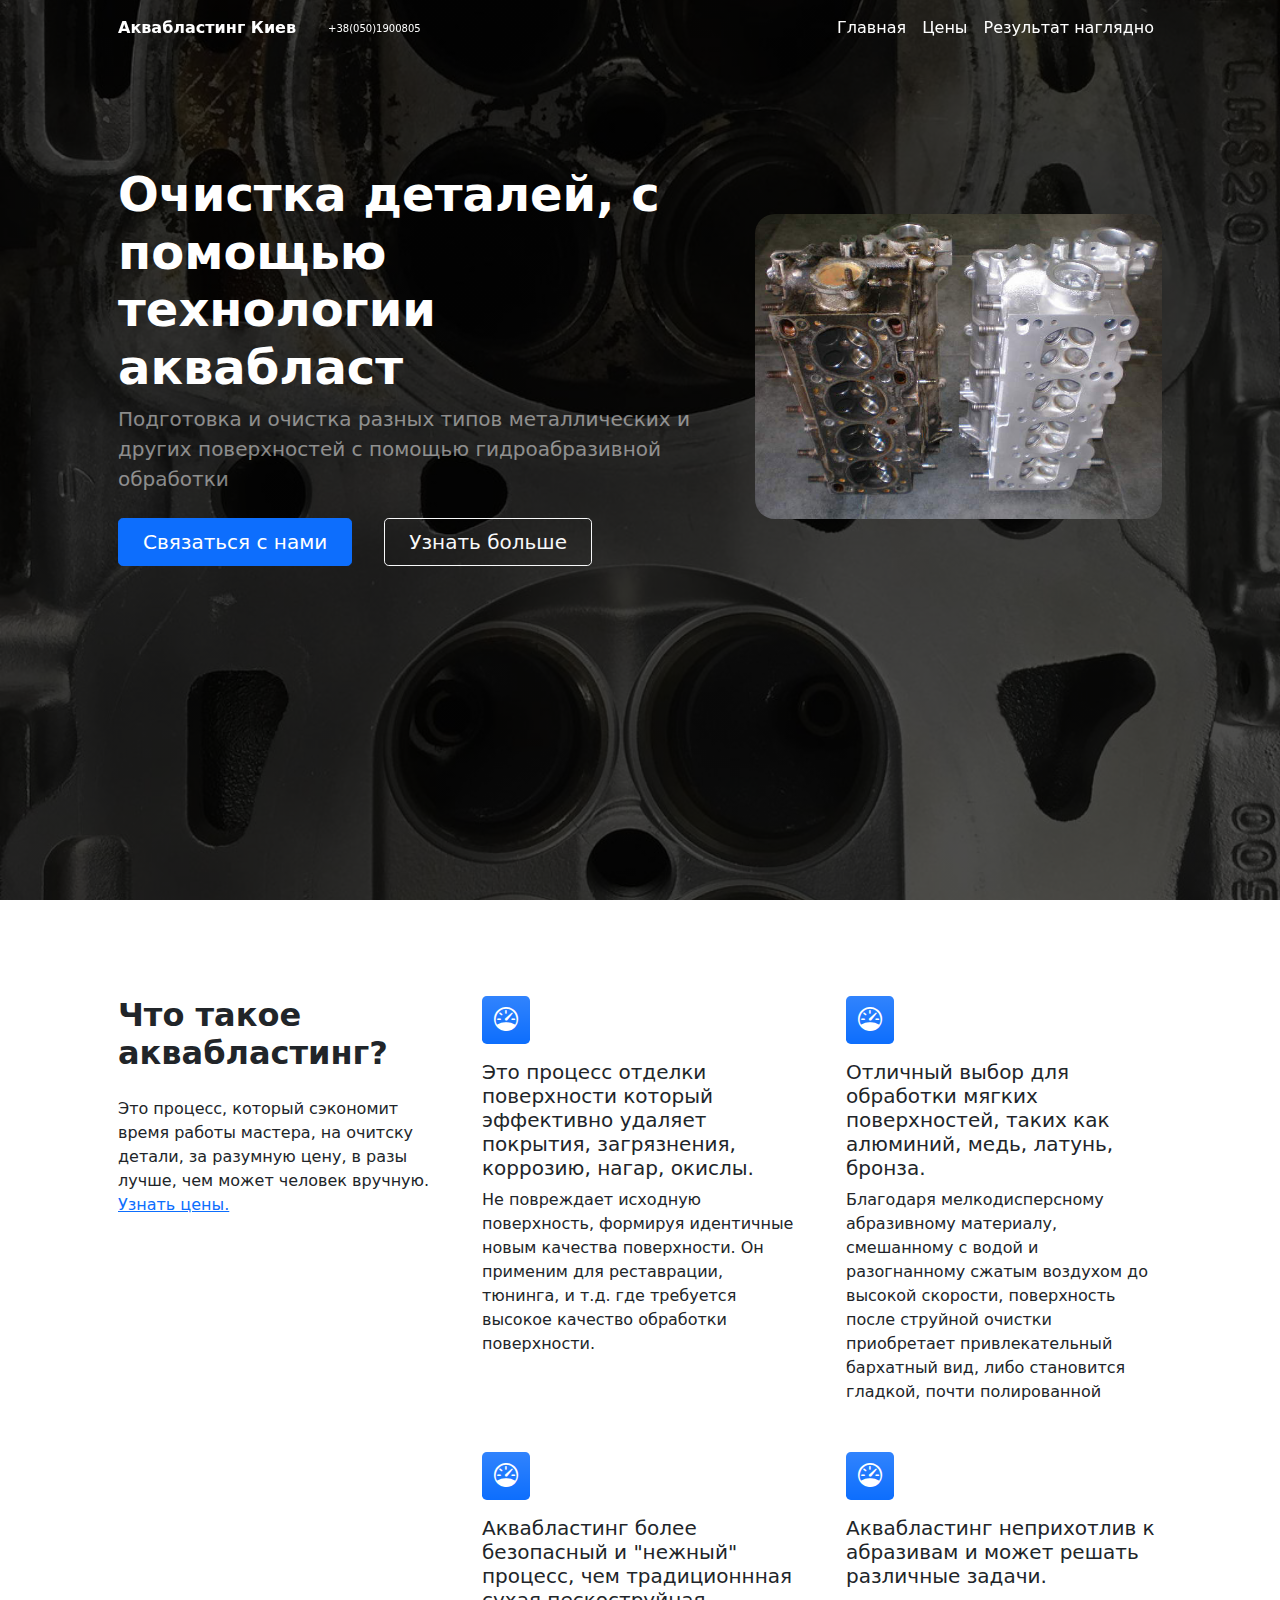
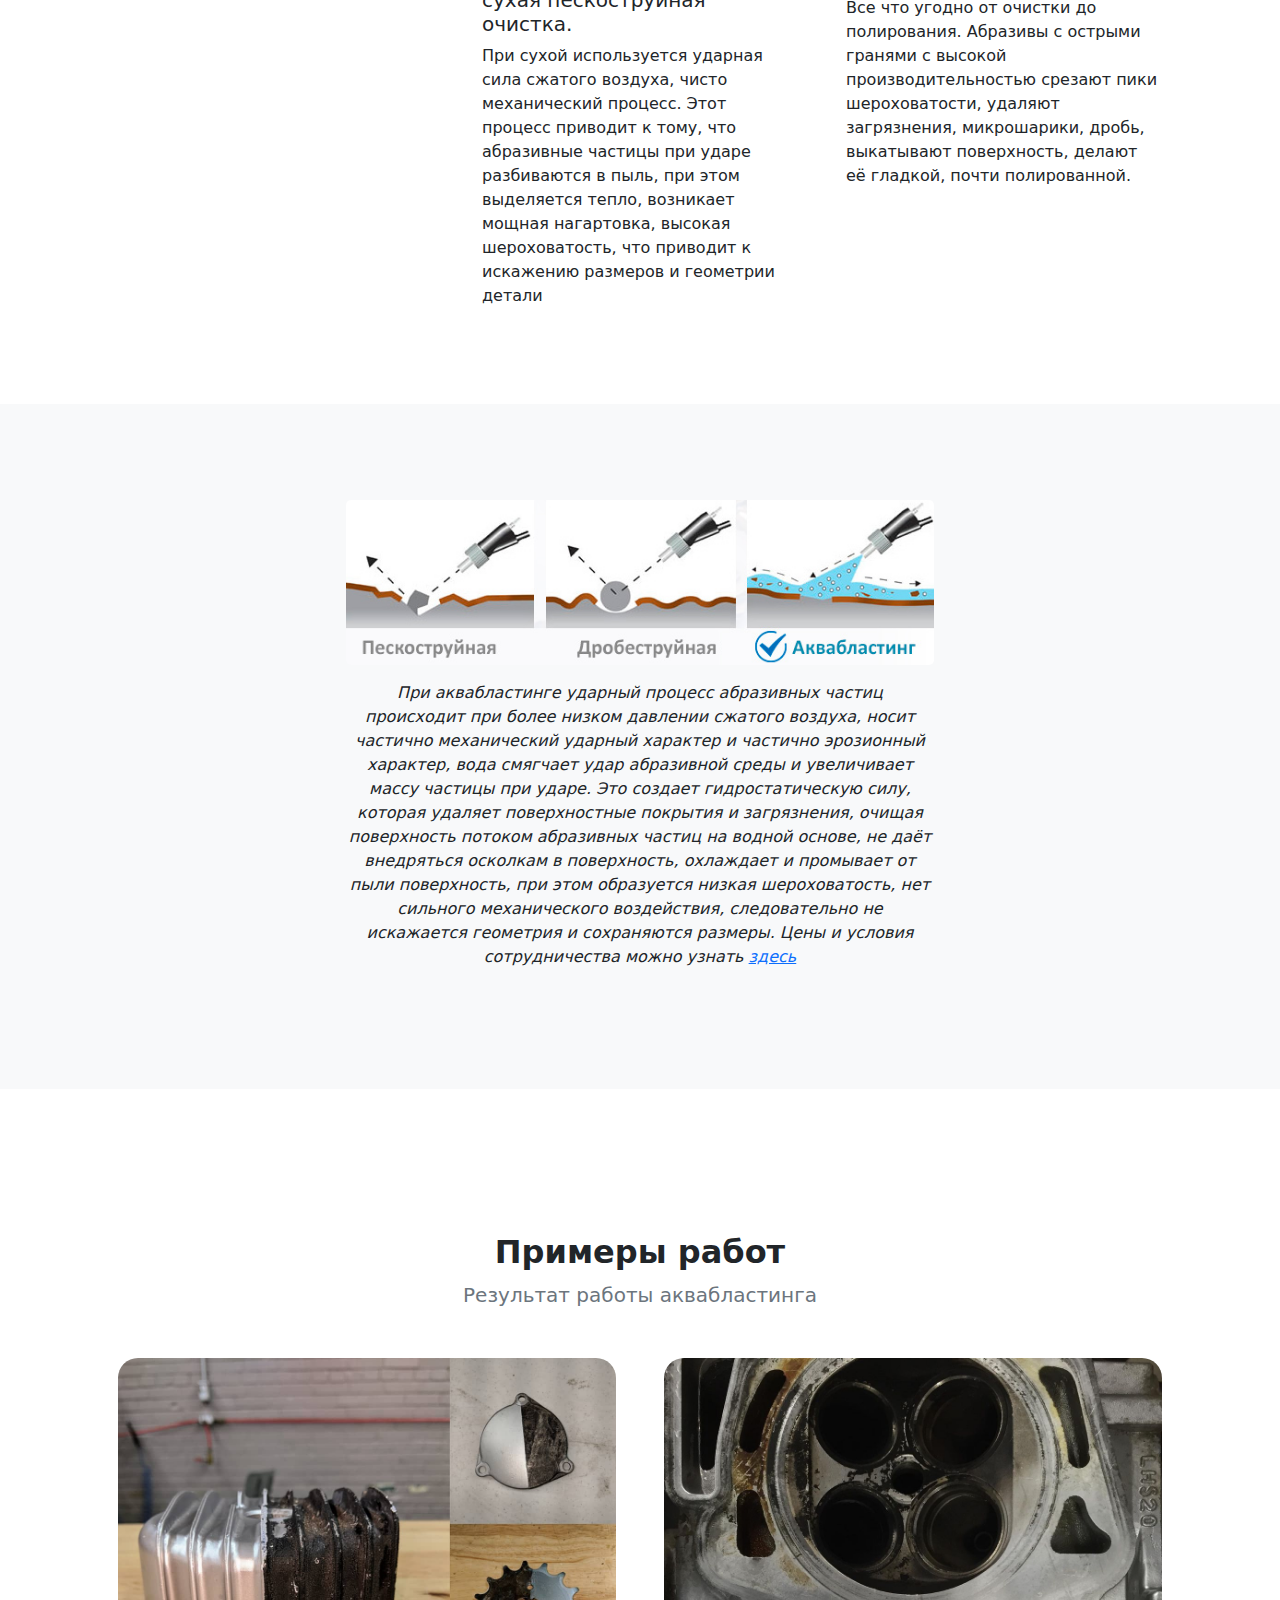
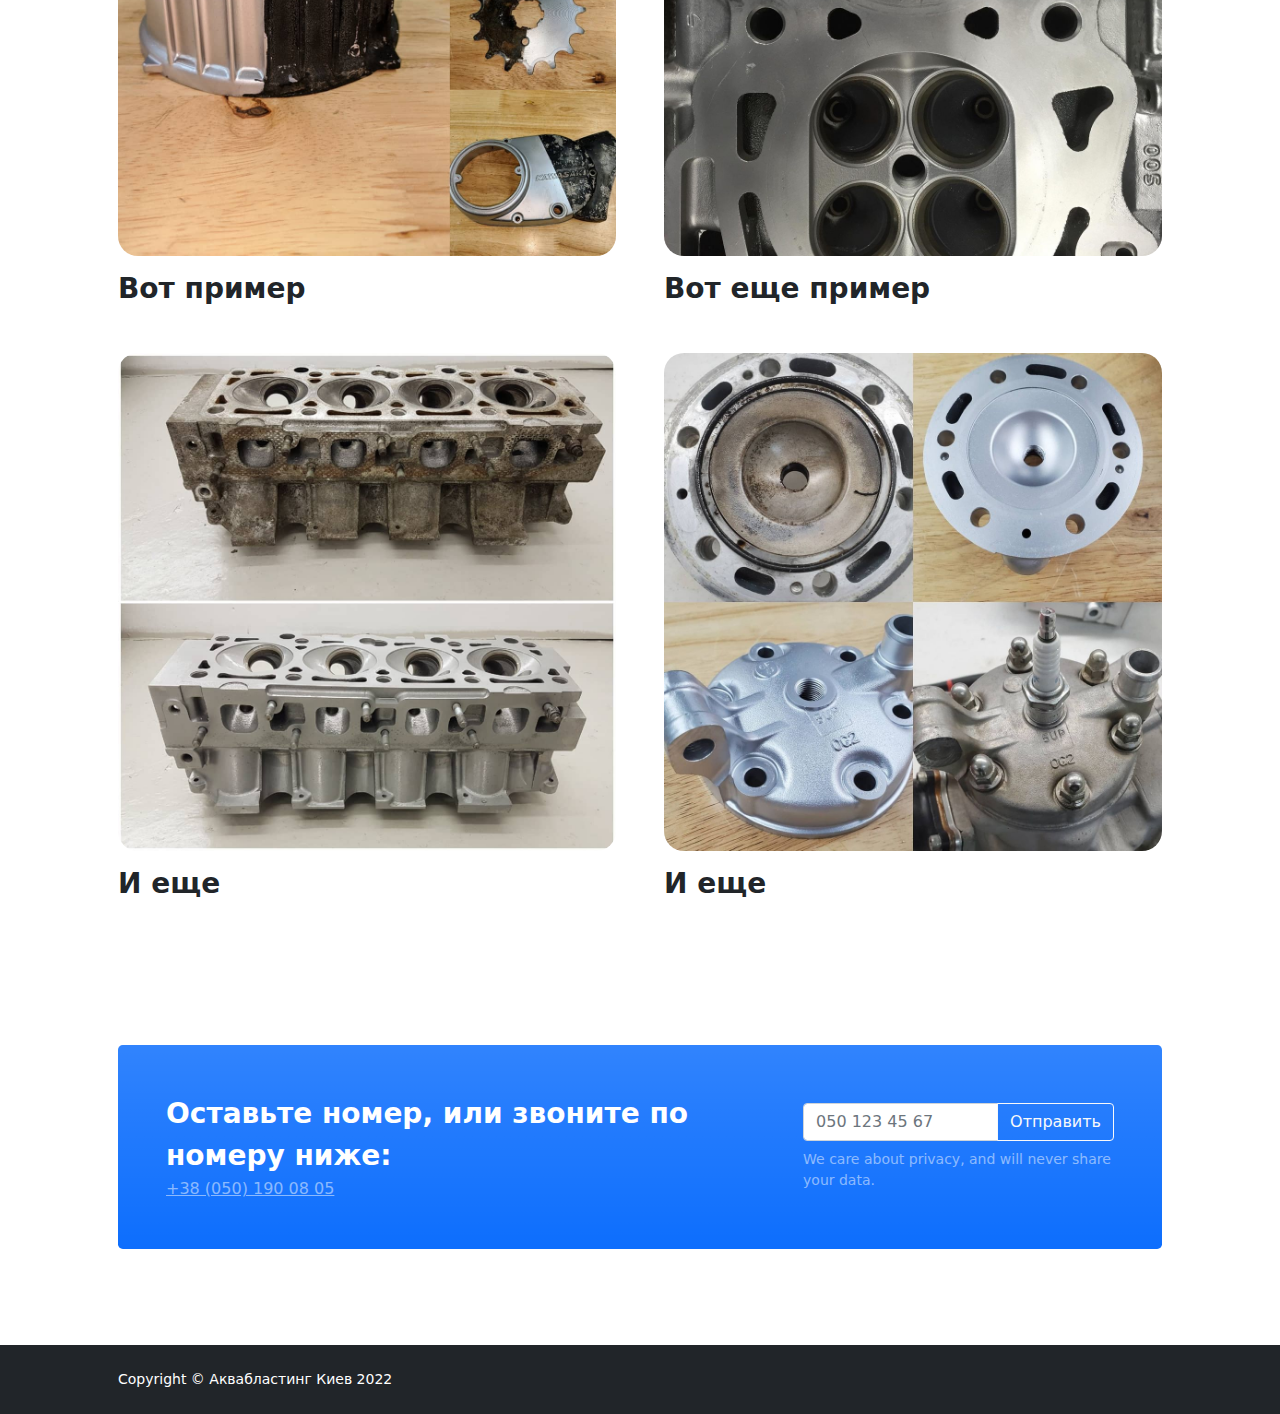
<file: index.html>
<!DOCTYPE html>
<html lang="en">
    <head>
        <meta charset="utf-8" />
        <meta name="viewport" content="width=device-width, initial-scale=1, shrink-to-fit=no" />
        <meta name="description" content="" />
        <meta name="author" content="" />
        <title>Аквабластинг Киев</title>
        <!-- Favicon-->
        <link rel="icon" type="image/x-icon" href="assets/pump.ico" />
        <!-- Bootstrap icons-->
        <link href="https://cdn.jsdelivr.net/npm/bootstrap-icons@1.5.0/font/bootstrap-icons.css" rel="stylesheet" />
        <!-- Core theme CSS (includes Bootstrap)-->
        <link href="css/styles.css" rel="stylesheet" />
    </head>
    <body class="d-flex flex-column h-100">
        <main class="flex-shrink-0">
            <!-- Navigation-->
            <nav class="navbar navbar-expand-lg navbar-dark fixed-top">
                <div class="container px-5">
                    <a style="font-size: 16px; font-weight: bold;"  class="navbar-brand" href="index.html">Аквабластинг Киев</a>
                    <div class="nav-item"><a href="tel:0501900805" style="font-size: 10px;" class="nav-link text-white" >+38(050)1900805</a></div>
                    <button class="navbar-toggler" type="button" data-bs-toggle="collapse" data-bs-target="#navbarSupportedContent" aria-controls="navbarSupportedContent" aria-expanded="false" aria-label="Toggle navigation"><span class="navbar-toggler-icon"></span></button>
                    <div class="collapse navbar-collapse" id="navbarSupportedContent">
                        <ul class="navbar-nav ms-auto mb-2 mb-lg-0">
                            <li class="nav-item"><a class="nav-link text-white" href="index.html">Главная</a></li>
                            
                            <li class="nav-item"><a class="nav-link text-white" href="pricing.html">Цены</a></li>
                                                      
                            <li class="nav-item"><a class="nav-link text-white" href="#examples">Результат наглядно</a></li>
                        </ul>
                    </div>
                </div>
            </nav>
            <!-- Header-->
            <header class="bg-dark py-5" style="background-image: linear-gradient(rgba(0, 0, 0, 0.7), rgba(0, 0, 0, 0.7)), url('img/detail2.jpg'); min-height: 500px;height: 100vh; width: auto; background-repeat: no-repeat; background-position: center center;
            background-size: cover;">
                <div class="container px-5" style="padding-top: 70px;">
                    <div class="row gx-5 align-items-center justify-content-center">
                        <div class="col-lg-8 col-xl-7 col-xxl-6">
                            <div class="my-5 text-center text-xl-start">
                                <h1 class="display-5 fw-bolder text-white mb-2">Очистка деталей, с помощью технологии аквабласт</h1>
                                <p class="lead fw-normal text-white-50 mb-4">Подготовка и очистка разных типов металлических и других поверхностей с помощью гидроабразивной обработки</p>
                                <div class="d-grid gap-3 d-sm-flex justify-content-sm-center justify-content-xl-start">
                                    <a class="btn btn-primary btn-lg px-4 me-sm-3" href="#contact-form">Связаться с нами</a>
                                    <a class="btn btn-outline-light btn-lg px-4" href="#features">Узнать больше</a>
                                </div>
                            </div>
                        </div>
                        <div class="col-xl-5 col-xxl-6 d-none d-xl-block text-center"><img class="img-fluid my-5 rounded-img" src="img/Wet-Abrasive-Blasting.jpg  " alt="..." /></div>
                    </div>
                </div>
            </header>
            <!-- Features section-->
            <section class="py-5" id="features">
                <div class="container px-5 my-5">
                    <div class="row gx-5">
                        <div class="col-lg-4 mb-5 mb-lg-0">
                            <h2 class="fw-bolder mb-0">Что такое аквабластинг?</h2>
                            <br>
                            <p class="mb-0">Это процесс, который сэкономит время работы мастера, на очитску детали, за разумную цену, в разы лучше, чем может человек вручную. <a href="pricing.html">Узнать цены.</a></p>
                        </div>
                        <div class="col-lg-8">
                            <div class="row gx-5 row-cols-1 row-cols-md-2">
                                <div class="col mb-5 h-100">
                                    <div class="feature bg-primary bg-gradient text-white rounded-3 mb-3"><i class="bi bi-speedometer"></i></div>
                                    <h2 class="h5">Это процесс отделки поверхности который эффективно удаляет покрытия, загрязнения, коррозию, нагар, окислы.</h2>
                                    <p class="mb-0">Не повреждает исходную поверхность, формируя идентичные новым качества поверхности. Он применим для реставрации, тюнинга, и т.д. где требуется высокое качество обработки поверхности.</p>
                                </div>
                                <div class="col mb-5 h-100">
                                    <div class="feature bg-primary bg-gradient text-white rounded-3 mb-3"><i class="bi bi-speedometer"></i></div>
                                    <h2 class="h5">Отличный выбор для обработки мягких поверхностей, таких как алюминий, медь, латунь, бронза.</h2>
                                    <p class="mb-0">Благодаря мелкодисперсному абразивному материалу, смешанному с водой и разогнанному сжатым воздухом до высокой скорости, поверхность после струйной очистки приобретает привлекательный бархатный вид, либо становится гладкой, почти полированной</p>
                                </div>
                                <div class="col mb-5 mb-md-0 h-100">
                                    <div class="feature bg-primary bg-gradient text-white rounded-3 mb-3"><i class="bi bi-speedometer"></i></div>
                                    <h2 class="h5">Аквабластинг более безопасный и "нежный" процесс, чем традиционнная сухая пескоструйная очистка.</h2>
                                    <p class="mb-0">При сухой используется ударная сила сжатого воздуха, чисто механический процесс. Этот процесс приводит к тому, что абразивные частицы при ударе разбиваются в пыль, при этом выделяется тепло, возникает мощная нагартовка, высокая шероховатость, что приводит к искажению размеров и геометрии детали</p>
                                </div>
                                <div class="col h-100">
                                    <div class="feature bg-primary bg-gradient text-white rounded-3 mb-3"><i class="bi bi-speedometer"></i></div>
                                    <h2 class="h5">Аквабластинг неприхотлив к абразивам и может решать различные задачи.</h2>
                                    <p class="mb-0">Все что угодно от очистки до полирования. Абразивы с острыми гранями с высокой производительностью срезают пики шероховатости, удаляют загрязнения, микрошарики, дробь, выкатывают поверхность, делают её гладкой, почти полированной.</p>
                                </div>
                            </div>
                        </div>
                    </div>
                </div>
            </section>
            <!-- Testimonial section-->
            <div class="py-5 bg-light">
                <div class="container px-5 my-5">
                    <div class="row gx-5 justify-content-center">
                        <div class="col-lg-10 col-xl-7">
                            <div class="text-center">
                                <img class="img-fluid rounded-3 mb-3" src="img/how-it-works.jpg" alt="Принцип работы аквабластинга">
                                <div class="fs-8 mb-4 fst-italic">При аквабластинге ударный процесс абразивных частиц происходит при более низком давлении сжатого воздуха, носит частично механический ударный характер и частично эрозионный характер, вода смягчает удар абразивной среды и увеличивает массу частицы при ударе. Это создает гидростатическую силу, которая удаляет поверхностные покрытия и загрязнения, очищая поверхность потоком абразивных частиц на водной основе, не даёт внедряться осколкам в поверхность, охлаждает и промывает от пыли поверхность, при этом образуется низкая шероховатость, нет сильного механического воздействия, следовательно не искажается геометрия и сохраняются размеры. Цены и условия сотрудничества можно узнать <a href="pricing.html">здесь</a></div>
                                <!-- <div class="d-flex align-items-center justify-content-center">
                                    <img class="rounded-circle me-3" src="https://dummyimage.com/40x40/ced4da/6c757d" alt="..." />
                                    <div class="fw-bold">
                                        Tom Ato
                                        <span class="fw-bold text-primary mx-1">/</span>
                                        CEO, Pomodoro
                                    </div>
                                </div> -->
                            </div>
                        </div>
                    </div>
                </div>
            </div>
            <!-- Blog preview section-->
            <section class="py-5">
                <div class="container px-5 my-5">
                    <!-- <div class="row gx-5 justify-content-center">
                        <div class="col-lg-8 col-xl-6">
                            <div class="text-center">
                                <h2 class="fw-bolder">From our blog</h2>
                                <p class="lead fw-normal text-muted mb-5">Lorem ipsum, dolor sit amet consectetur adipisicing elit. Eaque fugit ratione dicta mollitia. Officiis ad.</p>
                            </div>
                        </div>
                    </div>
                    <div class="row gx-5">
                        <div class="col-lg-4 mb-5">
                            <div class="card h-100 shadow border-0">
                                <img class="card-img-top" src="https://dummyimage.com/600x350/ced4da/6c757d" alt="..." />
                                <div class="card-body p-4">
                                    <div class="badge bg-primary bg-gradient rounded-pill mb-2">News</div>
                                    <a class="text-decoration-none link-dark stretched-link" href="#!"><h5 class="card-title mb-3">Blog post title</h5></a>
                                    <p class="card-text mb-0">Some quick example text to build on the card title and make up the bulk of the card's content.</p>
                                </div>
                                <div class="card-footer p-4 pt-0 bg-transparent border-top-0">
                                    <div class="d-flex align-items-end justify-content-between">
                                        <div class="d-flex align-items-center">
                                            <img class="rounded-circle me-3" src="https://dummyimage.com/40x40/ced4da/6c757d" alt="..." />
                                            <div class="small">
                                                <div class="fw-bold">Kelly Rowan</div>
                                                <div class="text-muted">March 12, 2021 &middot; 6 min read</div>
                                            </div>
                                        </div>
                                    </div>
                                </div>
                            </div>
                        </div>
                        <div class="col-lg-4 mb-5">
                            <div class="card h-100 shadow border-0">
                                <img class="card-img-top" src="https://dummyimage.com/600x350/adb5bd/495057" alt="..." />
                                <div class="card-body p-4">
                                    <div class="badge bg-primary bg-gradient rounded-pill mb-2">Media</div>
                                    <a class="text-decoration-none link-dark stretched-link" href="#!"><h5 class="card-title mb-3">Another blog post title</h5></a>
                                    <p class="card-text mb-0">This text is a bit longer to illustrate the adaptive height of each card. Some quick example text to build on the card title and make up the bulk of the card's content.</p>
                                </div>
                                <div class="card-footer p-4 pt-0 bg-transparent border-top-0">
                                    <div class="d-flex align-items-end justify-content-between">
                                        <div class="d-flex align-items-center">
                                            <img class="rounded-circle me-3" src="https://dummyimage.com/40x40/ced4da/6c757d" alt="..." />
                                            <div class="small">
                                                <div class="fw-bold">Josiah Barclay</div>
                                                <div class="text-muted">March 23, 2021 &middot; 4 min read</div>
                                            </div>
                                        </div>
                                    </div>
                                </div>
                            </div>
                        </div>
                        <div class="col-lg-4 mb-5">
                            <div class="card h-100 shadow border-0">
                                <img class="card-img-top" src="https://dummyimage.com/600x350/6c757d/343a40" alt="..." />
                                <div class="card-body p-4">
                                    <div class="badge bg-primary bg-gradient rounded-pill mb-2">News</div>
                                    <a class="text-decoration-none link-dark stretched-link" href="#!"><h5 class="card-title mb-3">The last blog post title is a little bit longer than the others</h5></a>
                                    <p class="card-text mb-0">Some more quick example text to build on the card title and make up the bulk of the card's content.</p>
                                </div>
                                <div class="card-footer p-4 pt-0 bg-transparent border-top-0">
                                    <div class="d-flex align-items-end justify-content-between">
                                        <div class="d-flex align-items-center">
                                            <img class="rounded-circle me-3" src="https://dummyimage.com/40x40/ced4da/6c757d" alt="..." />
                                            <div class="small">
                                                <div class="fw-bold">Evelyn Martinez</div>
                                                <div class="text-muted">April 2, 2021 &middot; 10 min read</div>
                                            </div>
                                        </div>
                                    </div>
                                </div>
                            </div>
                        </div>
                    </div> -->
                    <!-- Call to action-->
                    <section class="py-5" id="examples">
                        <!-- <div class="container px-5 my-5" id="examples"> -->
                            <div class="text-center mb-5">
                                <h2 class="fw-bolder">Примеры работ</h2>
                                <p class="lead fw-normal text-muted mb-0">Результат работы аквабластинга</p>
                            </div>
                            <div class="row gx-5">
                                <div class="col-lg-6">
                                    <div class="position-relative mb-5">
                                        <img class="img-fluid rounded-img mb-3" src="img/detail1.jpg" alt="..." />
                                        <a class="h3 fw-bolder text-decoration-none link-dark stretched-link" href="#!">Вот пример</a>
                                    </div>
                                </div>
                                <div class="col-lg-6">
                                    <div class="position-relative mb-5">
                                        <img class="img-fluid rounded-img mb-3" src="img/detail2.jpg" alt="..." />
                                        <a class="h3 fw-bolder text-decoration-none link-dark stretched-link" href="#!">Вот еще пример</a>
                                    </div>
                                </div>
                                <div class="col-lg-6">
                                    <div class="position-relative mb-5">
                                        <img class="img-fluid rounded-img mb-3" src="img/detail3.jpg" alt="..." />
                                        <a class="h3 fw-bolder text-decoration-none link-dark stretched-link" href="#!">И еще</a>
                                    </div>
                                </div>
                                <div class="col-lg-6">
                                    <div class="position-relative mb-5">
                                        <img class="img-fluid rounded-img mb-3" src="img/detail4.jpg" alt="..." />
                                        <a class="h3 fw-bolder text-decoration-none link-dark stretched-link" href="#!">И еще</a>
                                    </div>
                                </div>
                            <!-- </div> -->
                        </div>
                    </section>
                    <aside class="bg-primary bg-gradient rounded-3 p-4 p-sm-5 mt-5" id="contact-form">
                        <div class="d-flex align-items-center justify-content-between flex-column flex-xl-row text-center text-xl-start">
                            <div class="mb-4 mb-xl-0">
                                <div class="fs-3 fw-bold text-white">Оставьте номер, или звоните по номеру ниже:</div>
                                <a href="tel:0501900805" class="text-white-50">+38 (050) 190 08 05</a>
                            </div>
                            <div class="ms-xl-4">
                                <div class="input-group mb-2">
                                    <input class="form-control" type="text" id="phone-number" placeholder="050 123 45 67" aria-label="Номер телефона" aria-describedby="button-newsletter" />
                                    <button class="btn btn-outline-light" id="form-button" onclick="sendNumber()" type="button">Отправить</button>
                                </div>
                                <div class="small text-white-50">We care about privacy, and will never share your data.</div>
                            </div>
                        </div>
                    </aside>
                </div>
            </section>
        </main>
        <!-- Footer-->
        <footer class="bg-dark py-4 mt-auto">
            <div class="container px-5">
                <div class="row align-items-center justify-content-between flex-column flex-sm-row">
                    <div class="col-auto"><div class="small m-0 text-white">Copyright &copy; Аквабластинг Киев 2022</div></div>
                </div>
            </div>
        </footer>
        <!-- Bootstrap core JS-->
        <script src="https://cdn.jsdelivr.net/npm/bootstrap@5.1.3/dist/js/bootstrap.bundle.min.js"></script>
        <!-- Core theme JS-->
        <script src="js/scripts.js"></script>

        <script>
            var nav = document.querySelector('nav');

            window.addEventListener('scroll', function () {
            if (window.pageYOffset > 100) {
                nav.classList.add('bg-dark', 'shadow');
            } else {
                nav.classList.remove('bg-dark', 'shadow');
            }
            });
        </script>
    </body>
</html>
</file>
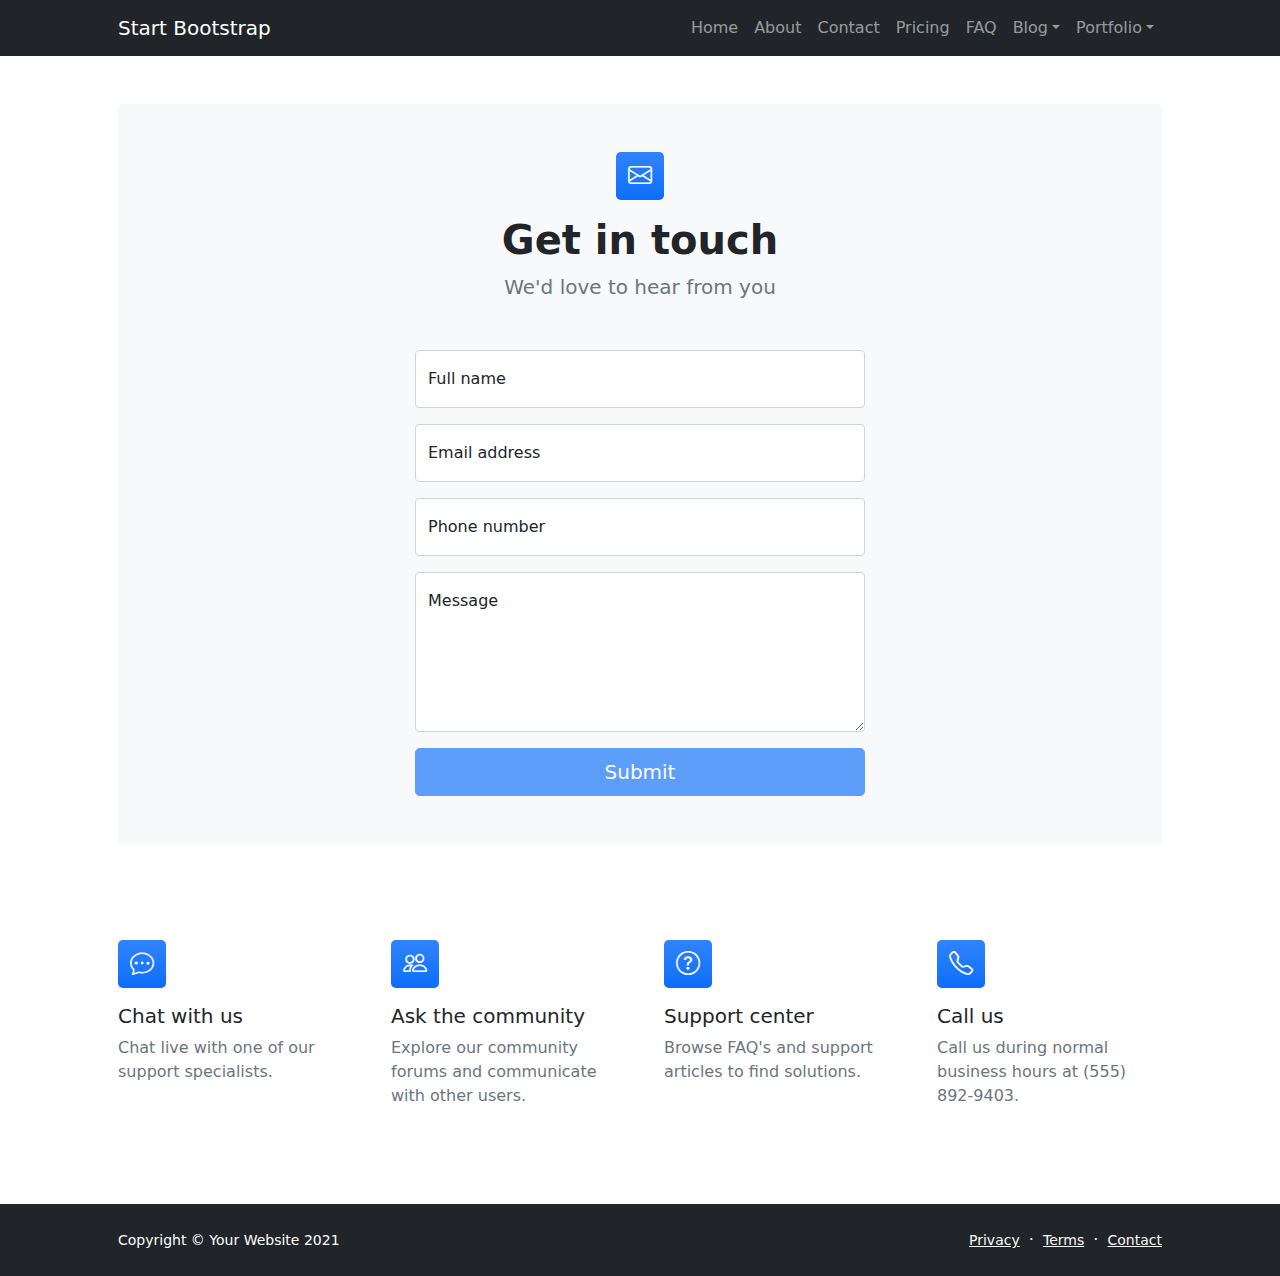
<file: contact.html>
<!DOCTYPE html>
<html lang="en">
    <head>
        <meta charset="utf-8" />
        <meta name="viewport" content="width=device-width, initial-scale=1, shrink-to-fit=no" />
        <meta name="description" content />
        <meta name="author" content />
        <title>Modern Business - Start Bootstrap Template</title>
        <!-- Favicon-->
        <link rel="icon" type="image/x-icon" href="assets/favicon.ico" />
        <!-- Bootstrap icons-->
        <link href="https://cdn.jsdelivr.net/npm/bootstrap-icons@1.5.0/font/bootstrap-icons.css" rel="stylesheet" />
        <!-- Core theme CSS (includes Bootstrap)-->
        <link href="css/styles.css" rel="stylesheet" />
    </head>
    <body class="d-flex flex-column">
        <main class="flex-shrink-0">
            <!-- Navigation-->
            <nav class="navbar navbar-expand-lg navbar-dark bg-dark">
                <div class="container px-5">
                    <a class="navbar-brand" href="index.html">Start Bootstrap</a>
                    <button class="navbar-toggler" type="button" data-bs-toggle="collapse" data-bs-target="#navbarSupportedContent" aria-controls="navbarSupportedContent" aria-expanded="false" aria-label="Toggle navigation"><span class="navbar-toggler-icon"></span></button>
                    <div class="collapse navbar-collapse" id="navbarSupportedContent">
                        <ul class="navbar-nav ms-auto mb-2 mb-lg-0">
                            <li class="nav-item"><a class="nav-link" href="index.html">Home</a></li>
                            <li class="nav-item"><a class="nav-link" href="about.html">About</a></li>
                            <li class="nav-item"><a class="nav-link" href="contact.html">Contact</a></li>
                            <li class="nav-item"><a class="nav-link" href="pricing.html">Pricing</a></li>
                            <li class="nav-item"><a class="nav-link" href="faq.html">FAQ</a></li>
                            <li class="nav-item dropdown">
                                <a class="nav-link dropdown-toggle" id="navbarDropdownBlog" href="#" role="button" data-bs-toggle="dropdown" aria-expanded="false">Blog</a>
                                <ul class="dropdown-menu dropdown-menu-end" aria-labelledby="navbarDropdownBlog">
                                    <li><a class="dropdown-item" href="blog-home.html">Blog Home</a></li>
                                    <li><a class="dropdown-item" href="blog-post.html">Blog Post</a></li>
                                </ul>
                            </li>
                            <li class="nav-item dropdown">
                                <a class="nav-link dropdown-toggle" id="navbarDropdownPortfolio" href="#" role="button" data-bs-toggle="dropdown" aria-expanded="false">Portfolio</a>
                                <ul class="dropdown-menu dropdown-menu-end" aria-labelledby="navbarDropdownPortfolio">
                                    <li><a class="dropdown-item" href="portfolio-overview.html">Portfolio Overview</a></li>
                                    <li><a class="dropdown-item" href="portfolio-item.html">Portfolio Item</a></li>
                                </ul>
                            </li>
                        </ul>
                    </div>
                </div>
            </nav>
            <!-- Page content-->
            <section class="py-5">
                <div class="container px-5">
                    <!-- Contact form-->
                    <div class="bg-light rounded-3 py-5 px-4 px-md-5 mb-5">
                        <div class="text-center mb-5">
                            <div class="feature bg-primary bg-gradient text-white rounded-3 mb-3"><i class="bi bi-envelope"></i></div>
                            <h1 class="fw-bolder">Get in touch</h1>
                            <p class="lead fw-normal text-muted mb-0">We'd love to hear from you</p>
                        </div>
                        <div class="row gx-5 justify-content-center">
                            <div class="col-lg-8 col-xl-6">
                                <!-- * * * * * * * * * * * * * * *-->
                                <!-- * * SB Forms Contact Form * *-->
                                <!-- * * * * * * * * * * * * * * *-->
                                <!-- This form is pre-integrated with SB Forms.-->
                                <!-- To make this form functional, sign up at-->
                                <!-- https://startbootstrap.com/solution/contact-forms-->
                                <!-- to get an API token!-->
                                <form id="contactForm" data-sb-form-api-token="API_TOKEN">
                                    <!-- Name input-->
                                    <div class="form-floating mb-3">
                                        <input class="form-control" id="name" type="text" placeholder="Enter your name..." data-sb-validations="required" />
                                        <label for="name">Full name</label>
                                        <div class="invalid-feedback" data-sb-feedback="name:required">A name is required.</div>
                                    </div>
                                    <!-- Email address input-->
                                    <div class="form-floating mb-3">
                                        <input class="form-control" id="email" type="email" placeholder="name@example.com" data-sb-validations="required,email" />
                                        <label for="email">Email address</label>
                                        <div class="invalid-feedback" data-sb-feedback="email:required">An email is required.</div>
                                        <div class="invalid-feedback" data-sb-feedback="email:email">Email is not valid.</div>
                                    </div>
                                    <!-- Phone number input-->
                                    <div class="form-floating mb-3">
                                        <input class="form-control" id="phone" type="tel" placeholder="+(38) 050 123 45 67" data-sb-validations="required" />
                                        <label for="phone">Phone number</label>
                                        <div class="invalid-feedback" data-sb-feedback="phone:required">A phone number is required.</div>
                                    </div>
                                    <!-- Message input-->
                                    <div class="form-floating mb-3">
                                        <textarea class="form-control" id="message" type="text" placeholder="Enter your message here..." style="height: 10rem" data-sb-validations="required"></textarea>
                                        <label for="message">Message</label>
                                        <div class="invalid-feedback" data-sb-feedback="message:required">A message is required.</div>
                                    </div>
                                    <!-- Submit success message-->
                                    <!---->
                                    <!-- This is what your users will see when the form-->
                                    <!-- has successfully submitted-->
                                    <div class="d-none" id="submitSuccessMessage">
                                        <div class="text-center mb-3">
                                            <div class="fw-bolder">Form submission successful!</div>
                                            To activate this form, sign up at
                                            <br />
                                            <a href="https://startbootstrap.com/solution/contact-forms">https://startbootstrap.com/solution/contact-forms</a>
                                        </div>
                                    </div>
                                    <!-- Submit error message-->
                                    <!---->
                                    <!-- This is what your users will see when there is-->
                                    <!-- an error submitting the form-->
                                    <div class="d-none" id="submitErrorMessage"><div class="text-center text-danger mb-3">Error sending message!</div></div>
                                    <!-- Submit Button-->
                                    <div class="d-grid"><button class="btn btn-primary btn-lg disabled" id="submitButton" type="submit">Submit</button></div>
                                </form>
                            </div>
                        </div>
                    </div>
                    <!-- Contact cards-->
                    <div class="row gx-5 row-cols-2 row-cols-lg-4 py-5">
                        <div class="col">
                            <div class="feature bg-primary bg-gradient text-white rounded-3 mb-3"><i class="bi bi-chat-dots"></i></div>
                            <div class="h5 mb-2">Chat with us</div>
                            <p class="text-muted mb-0">Chat live with one of our support specialists.</p>
                        </div>
                        <div class="col">
                            <div class="feature bg-primary bg-gradient text-white rounded-3 mb-3"><i class="bi bi-people"></i></div>
                            <div class="h5">Ask the community</div>
                            <p class="text-muted mb-0">Explore our community forums and communicate with other users.</p>
                        </div>
                        <div class="col">
                            <div class="feature bg-primary bg-gradient text-white rounded-3 mb-3"><i class="bi bi-question-circle"></i></div>
                            <div class="h5">Support center</div>
                            <p class="text-muted mb-0">Browse FAQ's and support articles to find solutions.</p>
                        </div>
                        <div class="col">
                            <div class="feature bg-primary bg-gradient text-white rounded-3 mb-3"><i class="bi bi-telephone"></i></div>
                            <div class="h5">Call us</div>
                            <p class="text-muted mb-0">Call us during normal business hours at (555) 892-9403.</p>
                        </div>
                    </div>
                </div>
            </section>
        </main>
        <!-- Footer-->
        <footer class="bg-dark py-4 mt-auto">
            <div class="container px-5">
                <div class="row align-items-center justify-content-between flex-column flex-sm-row">
                    <div class="col-auto"><div class="small m-0 text-white">Copyright &copy; Your Website 2021</div></div>
                    <div class="col-auto">
                        <a class="link-light small" href="#!">Privacy</a>
                        <span class="text-white mx-1">&middot;</span>
                        <a class="link-light small" href="#!">Terms</a>
                        <span class="text-white mx-1">&middot;</span>
                        <a class="link-light small" href="#!">Contact</a>
                    </div>
                </div>
            </div>
        </footer>
        <!-- Bootstrap core JS-->
        <script src="https://cdn.jsdelivr.net/npm/bootstrap@5.1.3/dist/js/bootstrap.bundle.min.js"></script>
        <!-- Core theme JS-->
        <script src="js/scripts.js"></script>
        <!-- * * * * * * * * * * * * * * * * * * * * * * * * * * * * * * * * * * * * * * * *-->
        <!-- * *                               SB Forms JS                               * *-->
        <!-- * * Activate your form at https://startbootstrap.com/solution/contact-forms * *-->
        <!-- * * * * * * * * * * * * * * * * * * * * * * * * * * * * * * * * * * * * * * * *-->
        <script src="https://cdn.startbootstrap.com/sb-forms-latest.js"></script>
    </body>
</html>
</file>
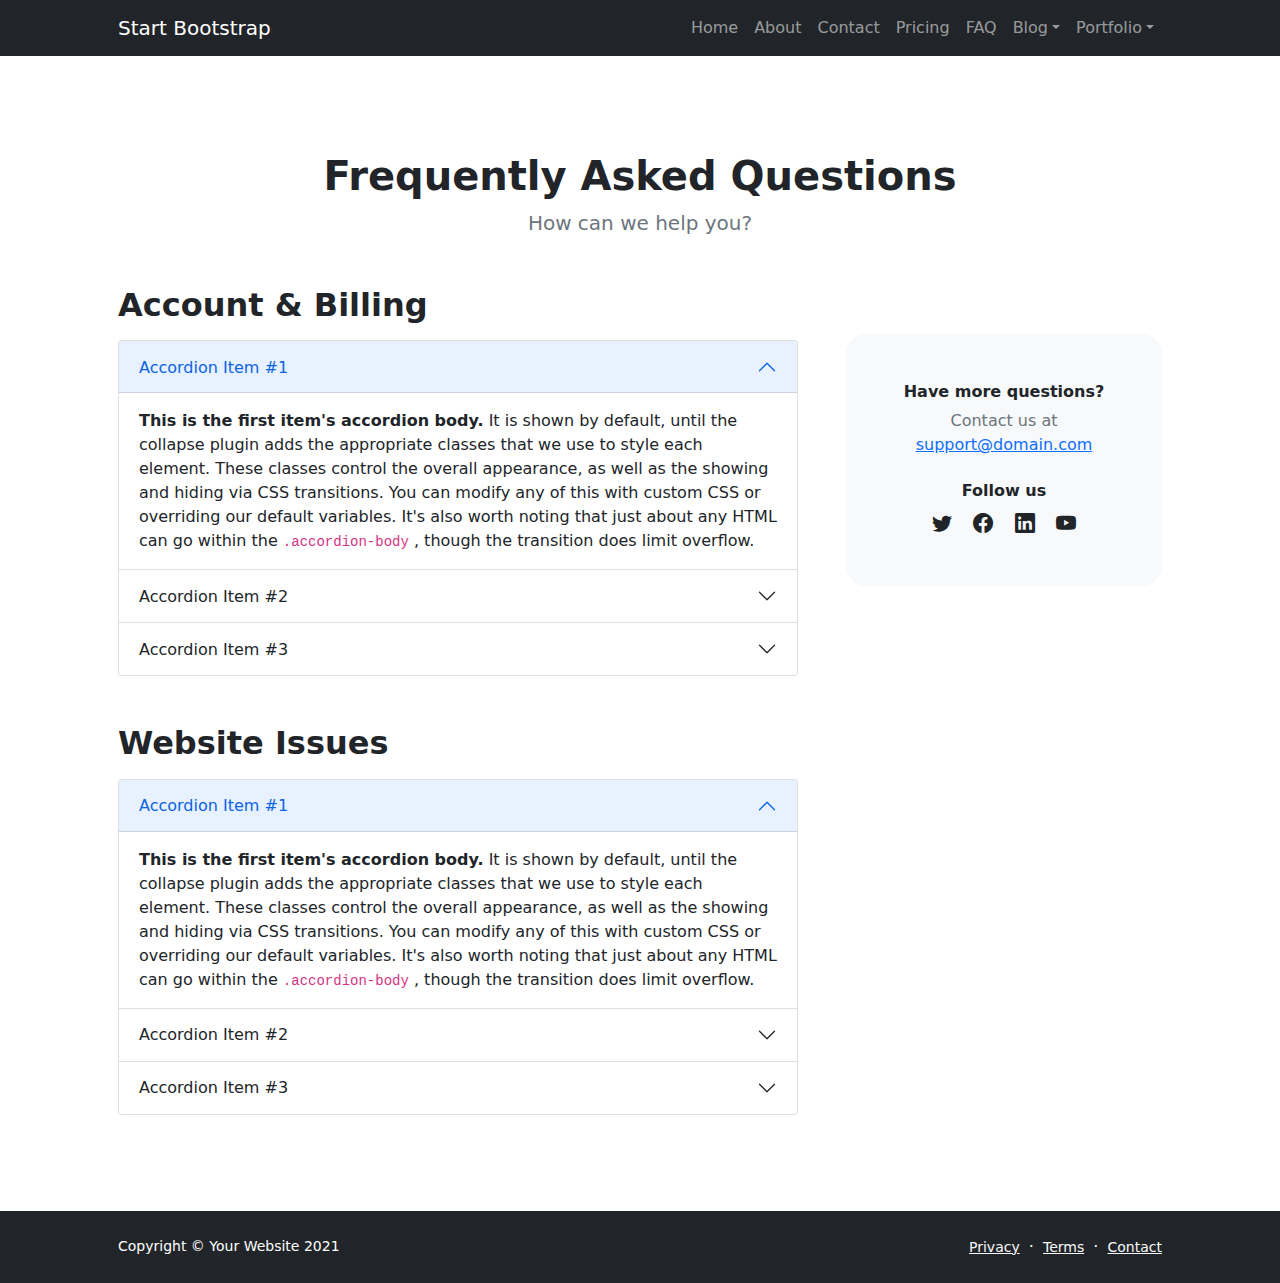
<file: faq.html>
<!DOCTYPE html>
<html lang="en">
    <head>
        <meta charset="utf-8" />
        <meta name="viewport" content="width=device-width, initial-scale=1, shrink-to-fit=no" />
        <meta name="description" content="" />
        <meta name="author" content="" />
        <title>Modern Business - Start Bootstrap Template</title>
        <!-- Favicon-->
        <link rel="icon" type="image/x-icon" href="assets/favicon.ico" />
        <!-- Bootstrap icons-->
        <link href="https://cdn.jsdelivr.net/npm/bootstrap-icons@1.5.0/font/bootstrap-icons.css" rel="stylesheet" />
        <!-- Core theme CSS (includes Bootstrap)-->
        <link href="css/styles.css" rel="stylesheet" />
    </head>
    <body class="d-flex flex-column h-100">
        <main class="flex-shrink-0">
            <!-- Navigation-->
            <nav class="navbar navbar-expand-lg navbar-dark bg-dark">
                <div class="container px-5">
                    <a class="navbar-brand" href="index.html">Start Bootstrap</a>
                    <button class="navbar-toggler" type="button" data-bs-toggle="collapse" data-bs-target="#navbarSupportedContent" aria-controls="navbarSupportedContent" aria-expanded="false" aria-label="Toggle navigation"><span class="navbar-toggler-icon"></span></button>
                    <div class="collapse navbar-collapse" id="navbarSupportedContent">
                        <ul class="navbar-nav ms-auto mb-2 mb-lg-0">
                            <li class="nav-item"><a class="nav-link" href="index.html">Home</a></li>
                            <li class="nav-item"><a class="nav-link" href="about.html">About</a></li>
                            <li class="nav-item"><a class="nav-link" href="contact.html">Contact</a></li>
                            <li class="nav-item"><a class="nav-link" href="pricing.html">Pricing</a></li>
                            <li class="nav-item"><a class="nav-link" href="faq.html">FAQ</a></li>
                            <li class="nav-item dropdown">
                                <a class="nav-link dropdown-toggle" id="navbarDropdownBlog" href="#" role="button" data-bs-toggle="dropdown" aria-expanded="false">Blog</a>
                                <ul class="dropdown-menu dropdown-menu-end" aria-labelledby="navbarDropdownBlog">
                                    <li><a class="dropdown-item" href="blog-home.html">Blog Home</a></li>
                                    <li><a class="dropdown-item" href="blog-post.html">Blog Post</a></li>
                                </ul>
                            </li>
                            <li class="nav-item dropdown">
                                <a class="nav-link dropdown-toggle" id="navbarDropdownPortfolio" href="#" role="button" data-bs-toggle="dropdown" aria-expanded="false">Portfolio</a>
                                <ul class="dropdown-menu dropdown-menu-end" aria-labelledby="navbarDropdownPortfolio">
                                    <li><a class="dropdown-item" href="portfolio-overview.html">Portfolio Overview</a></li>
                                    <li><a class="dropdown-item" href="portfolio-item.html">Portfolio Item</a></li>
                                </ul>
                            </li>
                        </ul>
                    </div>
                </div>
            </nav>
            <!-- Page Content-->
            <section class="py-5">
                <div class="container px-5 my-5">
                    <div class="text-center mb-5">
                        <h1 class="fw-bolder">Frequently Asked Questions</h1>
                        <p class="lead fw-normal text-muted mb-0">How can we help you?</p>
                    </div>
                    <div class="row gx-5">
                        <div class="col-xl-8">
                            <!-- FAQ Accordion 1-->
                            <h2 class="fw-bolder mb-3">Account &amp; Billing</h2>
                            <div class="accordion mb-5" id="accordionExample">
                                <div class="accordion-item">
                                    <h3 class="accordion-header" id="headingOne"><button class="accordion-button" type="button" data-bs-toggle="collapse" data-bs-target="#collapseOne" aria-expanded="true" aria-controls="collapseOne">Accordion Item #1</button></h3>
                                    <div class="accordion-collapse collapse show" id="collapseOne" aria-labelledby="headingOne" data-bs-parent="#accordionExample">
                                        <div class="accordion-body">
                                            <strong>This is the first item's accordion body.</strong>
                                            It is shown by default, until the collapse plugin adds the appropriate classes that we use to style each element. These classes control the overall appearance, as well as the showing and hiding via CSS transitions. You can modify any of this with custom CSS or overriding our default variables. It's also worth noting that just about any HTML can go within the
                                            <code>.accordion-body</code>
                                            , though the transition does limit overflow.
                                        </div>
                                    </div>
                                </div>
                                <div class="accordion-item">
                                    <h3 class="accordion-header" id="headingTwo"><button class="accordion-button collapsed" type="button" data-bs-toggle="collapse" data-bs-target="#collapseTwo" aria-expanded="false" aria-controls="collapseTwo">Accordion Item #2</button></h3>
                                    <div class="accordion-collapse collapse" id="collapseTwo" aria-labelledby="headingTwo" data-bs-parent="#accordionExample">
                                        <div class="accordion-body">
                                            <strong>This is the second item's accordion body.</strong>
                                            It is hidden by default, until the collapse plugin adds the appropriate classes that we use to style each element. These classes control the overall appearance, as well as the showing and hiding via CSS transitions. You can modify any of this with custom CSS or overriding our default variables. It's also worth noting that just about any HTML can go within the
                                            <code>.accordion-body</code>
                                            , though the transition does limit overflow.
                                        </div>
                                    </div>
                                </div>
                                <div class="accordion-item">
                                    <h3 class="accordion-header" id="headingThree"><button class="accordion-button collapsed" type="button" data-bs-toggle="collapse" data-bs-target="#collapseThree" aria-expanded="false" aria-controls="collapseThree">Accordion Item #3</button></h3>
                                    <div class="accordion-collapse collapse" id="collapseThree" aria-labelledby="headingThree" data-bs-parent="#accordionExample">
                                        <div class="accordion-body">
                                            <strong>This is the third item's accordion body.</strong>
                                            It is hidden by default, until the collapse plugin adds the appropriate classes that we use to style each element. These classes control the overall appearance, as well as the showing and hiding via CSS transitions. You can modify any of this with custom CSS or overriding our default variables. It's also worth noting that just about any HTML can go within the
                                            <code>.accordion-body</code>
                                            , though the transition does limit overflow.
                                        </div>
                                    </div>
                                </div>
                            </div>
                            <!-- FAQ Accordion 2-->
                            <h2 class="fw-bolder mb-3">Website Issues</h2>
                            <div class="accordion mb-5 mb-xl-0" id="accordionExample2">
                                <div class="accordion-item">
                                    <h3 class="accordion-header" id="headingOne"><button class="accordion-button" type="button" data-bs-toggle="collapse" data-bs-target="#collapseOne" aria-expanded="true" aria-controls="collapseOne">Accordion Item #1</button></h3>
                                    <div class="accordion-collapse collapse show" id="collapseOne" aria-labelledby="headingOne" data-bs-parent="#accordionExample2">
                                        <div class="accordion-body">
                                            <strong>This is the first item's accordion body.</strong>
                                            It is shown by default, until the collapse plugin adds the appropriate classes that we use to style each element. These classes control the overall appearance, as well as the showing and hiding via CSS transitions. You can modify any of this with custom CSS or overriding our default variables. It's also worth noting that just about any HTML can go within the
                                            <code>.accordion-body</code>
                                            , though the transition does limit overflow.
                                        </div>
                                    </div>
                                </div>
                                <div class="accordion-item">
                                    <h3 class="accordion-header" id="headingTwo"><button class="accordion-button collapsed" type="button" data-bs-toggle="collapse" data-bs-target="#collapseTwo" aria-expanded="false" aria-controls="collapseTwo">Accordion Item #2</button></h3>
                                    <div class="accordion-collapse collapse" id="collapseTwo" aria-labelledby="headingTwo" data-bs-parent="#accordionExample2">
                                        <div class="accordion-body">
                                            <strong>This is the second item's accordion body.</strong>
                                            It is hidden by default, until the collapse plugin adds the appropriate classes that we use to style each element. These classes control the overall appearance, as well as the showing and hiding via CSS transitions. You can modify any of this with custom CSS or overriding our default variables. It's also worth noting that just about any HTML can go within the
                                            <code>.accordion-body</code>
                                            , though the transition does limit overflow.
                                        </div>
                                    </div>
                                </div>
                                <div class="accordion-item">
                                    <h3 class="accordion-header" id="headingThree"><button class="accordion-button collapsed" type="button" data-bs-toggle="collapse" data-bs-target="#collapseThree" aria-expanded="false" aria-controls="collapseThree">Accordion Item #3</button></h3>
                                    <div class="accordion-collapse collapse" id="collapseThree" aria-labelledby="headingThree" data-bs-parent="#accordionExample2">
                                        <div class="accordion-body">
                                            <strong>This is the third item's accordion body.</strong>
                                            It is hidden by default, until the collapse plugin adds the appropriate classes that we use to style each element. These classes control the overall appearance, as well as the showing and hiding via CSS transitions. You can modify any of this with custom CSS or overriding our default variables. It's also worth noting that just about any HTML can go within the
                                            <code>.accordion-body</code>
                                            , though the transition does limit overflow.
                                        </div>
                                    </div>
                                </div>
                            </div>
                        </div>
                        <div class="col-xl-4">
                            <div class="card border-0 bg-light mt-xl-5">
                                <div class="card-body p-4 py-lg-5">
                                    <div class="d-flex align-items-center justify-content-center">
                                        <div class="text-center">
                                            <div class="h6 fw-bolder">Have more questions?</div>
                                            <p class="text-muted mb-4">
                                                Contact us at
                                                <br />
                                                <a href="#!">support@domain.com</a>
                                            </p>
                                            <div class="h6 fw-bolder">Follow us</div>
                                            <a class="fs-5 px-2 link-dark" href="#!"><i class="bi-twitter"></i></a>
                                            <a class="fs-5 px-2 link-dark" href="#!"><i class="bi-facebook"></i></a>
                                            <a class="fs-5 px-2 link-dark" href="#!"><i class="bi-linkedin"></i></a>
                                            <a class="fs-5 px-2 link-dark" href="#!"><i class="bi-youtube"></i></a>
                                        </div>
                                    </div>
                                </div>
                            </div>
                        </div>
                    </div>
                </div>
            </section>
        </main>
        <!-- Footer-->
        <footer class="bg-dark py-4 mt-auto">
            <div class="container px-5">
                <div class="row align-items-center justify-content-between flex-column flex-sm-row">
                    <div class="col-auto"><div class="small m-0 text-white">Copyright &copy; Your Website 2021</div></div>
                    <div class="col-auto">
                        <a class="link-light small" href="#!">Privacy</a>
                        <span class="text-white mx-1">&middot;</span>
                        <a class="link-light small" href="#!">Terms</a>
                        <span class="text-white mx-1">&middot;</span>
                        <a class="link-light small" href="#!">Contact</a>
                    </div>
                </div>
            </div>
        </footer>
        <!-- Bootstrap core JS-->
        <script src="https://cdn.jsdelivr.net/npm/bootstrap@5.1.3/dist/js/bootstrap.bundle.min.js"></script>
        <!-- Core theme JS-->
        <script src="js/scripts.js"></script>
    </body>
</html>
</file>
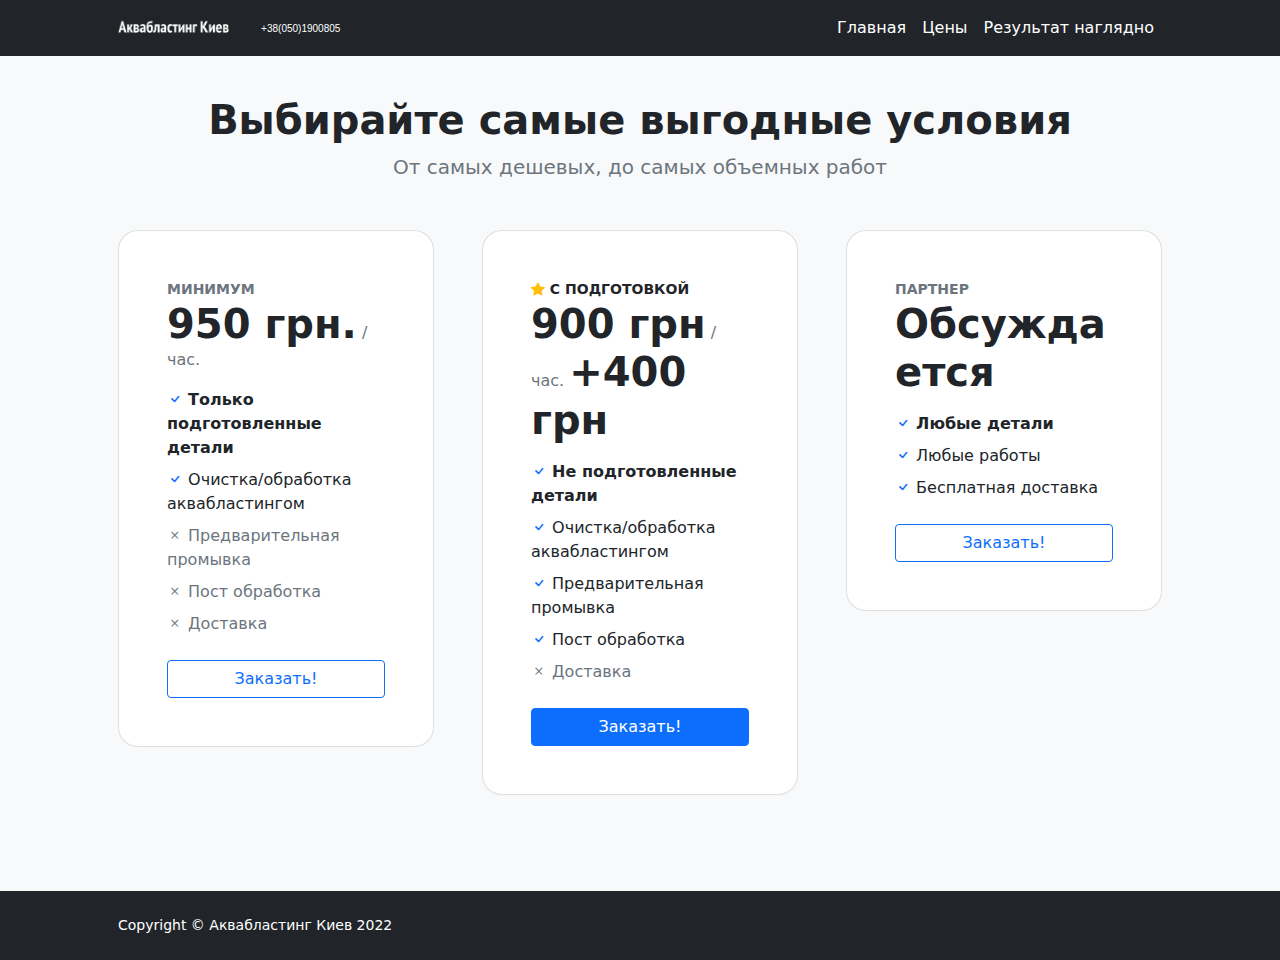
<file: pricing.html>
<!DOCTYPE html>
<html lang="en">
    <head>
        <meta charset="utf-8" />
        <meta name="viewport" content="width=device-width, initial-scale=1, shrink-to-fit=no" />
        <meta name="description" content="" />
        <meta name="author" content="" />
        <title>Modern Business - Start Bootstrap Template</title>
        <!-- Favicon-->
        <link rel="icon" type="image/x-icon" href="assets/pump.ico" />
        <!-- Bootstrap icons-->
        <link href="https://cdn.jsdelivr.net/npm/bootstrap-icons@1.5.0/font/bootstrap-icons.css" rel="stylesheet" />
        <!-- Core theme CSS (includes Bootstrap)-->
        <link href="css/styles.css" rel="stylesheet" />
    </head>
    <body style="padding-top: 0px;" class="d-flex flex-column">
        <main class="flex-shrink-0">
            <!-- Navigation-->
            <nav class="navbar navbar-expand-lg navbar-dark bg-dark fixed-top">
                <div class="container px-5">
                    <a style="font-size: 15px; font-weight: bold;"  class="navbar-brand" href="index.html"><img height=20 src="img/logo.png"></a>
                    <div class="nav-item"><a href="tel:0501900805" style="font-size: 10px; font-family: Cabin,sans-serif;" class="nav-link text-white">+38(050)1900805</a></div>
                    <button class="navbar-toggler" type="button" data-bs-toggle="collapse" data-bs-target="#navbarSupportedContent" aria-controls="navbarSupportedContent" aria-expanded="false" aria-label="Toggle navigation"><span class="navbar-toggler-icon"></span></button>
                    <div class="collapse navbar-collapse" id="navbarSupportedContent">
                        <ul class="navbar-nav ms-auto mb-2 mb-lg-0">
                            <li class="nav-item"><a class="nav-link text-white" href="index.html">Главная</a></li>
                            
                            <li class="nav-item"><a class="nav-link text-white" href="pricing.html">Цены</a></li>
                                                      
                            <li class="nav-item"><a class="nav-link text-white" href="#examples">Результат наглядно</a></li>
                        </ul>
                    </div>
                </div>
            </nav>
            <!-- Pricing section-->
            <section class="bg-light py-5">
                <div class="container px-5 my-5">
                    <div class="text-center mb-5">
                        <h1 class="fw-bolder">Выбирайте самые выгодные условия</h1>
                        <p class="lead fw-normal text-muted mb-0">От самых дешевых, до самых объемных работ</p>
                    </div>
                    <div class="row gx-5 justify-content-center">
                        <!-- Pricing card free-->
                        <div class="col-lg-6 col-xl-4">
                            <div class="card mb-5 mb-xl-0">
                                <div class="card-body p-5">
                                    <div class="small text-uppercase fw-bold text-muted">Минимум</div>
                                    <div class="mb-3">
                                        <span class="display-6 fw-bold">950 грн.</span>
                                        <span class="text-muted">/ час.</span>
                                    </div>
                                    <ul class="list-unstyled mb-4">
                                        <li class="mb-2">
                                            <i class="bi bi-check text-primary"></i>
                                            <strong>Только подготовленные детали</strong>
                                        </li>
                                        <li class="mb-2">
                                            <i class="bi bi-check text-primary"></i>
                                            Очистка/обработка аквабластингом
                                        </li>
                                        <li class="mb-2 text-muted">
                                            <i class="bi bi-x"></i>
                                            Предварительная промывка
                                        </li>
                                        <li class="mb-2 text-muted">
                                            <i class="bi bi-x"></i>
                                            Пост обработка
                                        </li>
                                        <li class="mb-2 text-muted">
                                            <i class="bi bi-x"></i>
                                            Доставка
                                        </li>
                                    </ul>
                                    <div class="d-grid"><a class="btn btn-outline-primary" href="index.html#contact-form">Заказать!</a></div>
                                </div>
                            </div>
                        </div>
                        <!-- Pricing card pro-->
                        <div class="col-lg-6 col-xl-4">
                            <div class="card mb-5 mb-xl-0">
                                <div class="card-body p-5">
                                    <div class="small text-uppercase fw-bold">
                                        <i class="bi bi-star-fill text-warning"></i>
                                        С подготовкой
                                    </div>
                                    <div class="mb-3">
                                        <span class="display-6 fw-bold">900 грн</span>
                                        <span class="text-muted">/ час.</span>
                                        <span class="display-6 fw-bold">+400 грн</span>
                                    </div>
                                    <ul class="list-unstyled mb-4">
                                        <li class="mb-2">
                                            <i class="bi bi-check text-primary"></i>
                                            <strong>Не подготовленные детали</strong>
                                        </li>
                                        <li class="mb-2">
                                            <i class="bi bi-check text-primary"></i>
                                            Очистка/обработка аквабластингом
                                        </li>
                                        <li class="mb-2">
                                            <i class="bi bi-check text-primary"></i>
                                            Предварительная промывка 
                                        </li>
                                        <li class="mb-2">
                                            <i class="bi bi-check text-primary"></i>
                                            Пост обработка 
                                        </li>
                                        <li class="text-muted">
                                            <i class="bi bi-x"></i>
                                            Доставка
                                        </li>
                                    </ul>
                                    <div class="d-grid"><a class="btn btn-primary" href="index.html#contact-form">Заказать!</a></div>
                                </div>
                            </div>
                        </div>
                        <!-- Pricing card enterprise-->
                        <div class="col-lg-6 col-xl-4">
                            <div class="card">
                                <div class="card-body p-5">
                                    <div class="small text-uppercase fw-bold text-muted">Партнер</div>
                                    <div class="mb-3">
                                        <span class="display-6 fw-bold">Обсуждается</span>
                                    </div>
                                    <ul class="list-unstyled mb-4">
                                        <li class="mb-2">
                                            <i class="bi bi-check text-primary"></i>
                                            <strong>Любые детали</strong>
                                        </li>
                                        <li class="mb-2">
                                            <i class="bi bi-check text-primary"></i>
                                            Любые работы
                                        </li>
                                        <li class="mb-2">
                                            <i class="bi bi-check text-primary"></i>
                                            Бесплатная доставка
                                        </li>
                                        
                                    </ul>
                                    <div class="d-grid"><a class="btn btn-outline-primary" href="index.html#contact-form">Заказать!</a></div>
                                </div>
                            </div>
                        </div>
                    </div>
                </div>
            </section>
        </main>
        <!-- Footer-->
        <footer class="bg-dark py-4 mt-auto">
            <div class="container px-5">
                <div class="row align-items-center justify-content-between flex-column flex-sm-row">
                    <div class="col-auto"><div class="small m-0 text-white">Copyright &copy; Аквабластинг Киев 2022</div></div>
                </div>
            </div>
        </footer>
        <!-- Bootstrap core JS-->
        <script src="https://cdn.jsdelivr.net/npm/bootstrap@5.1.3/dist/js/bootstrap.bundle.min.js"></script>
        <!-- Core theme JS-->
        <script src="js/scripts.js"></script>
    </body>
</html>
</file>
